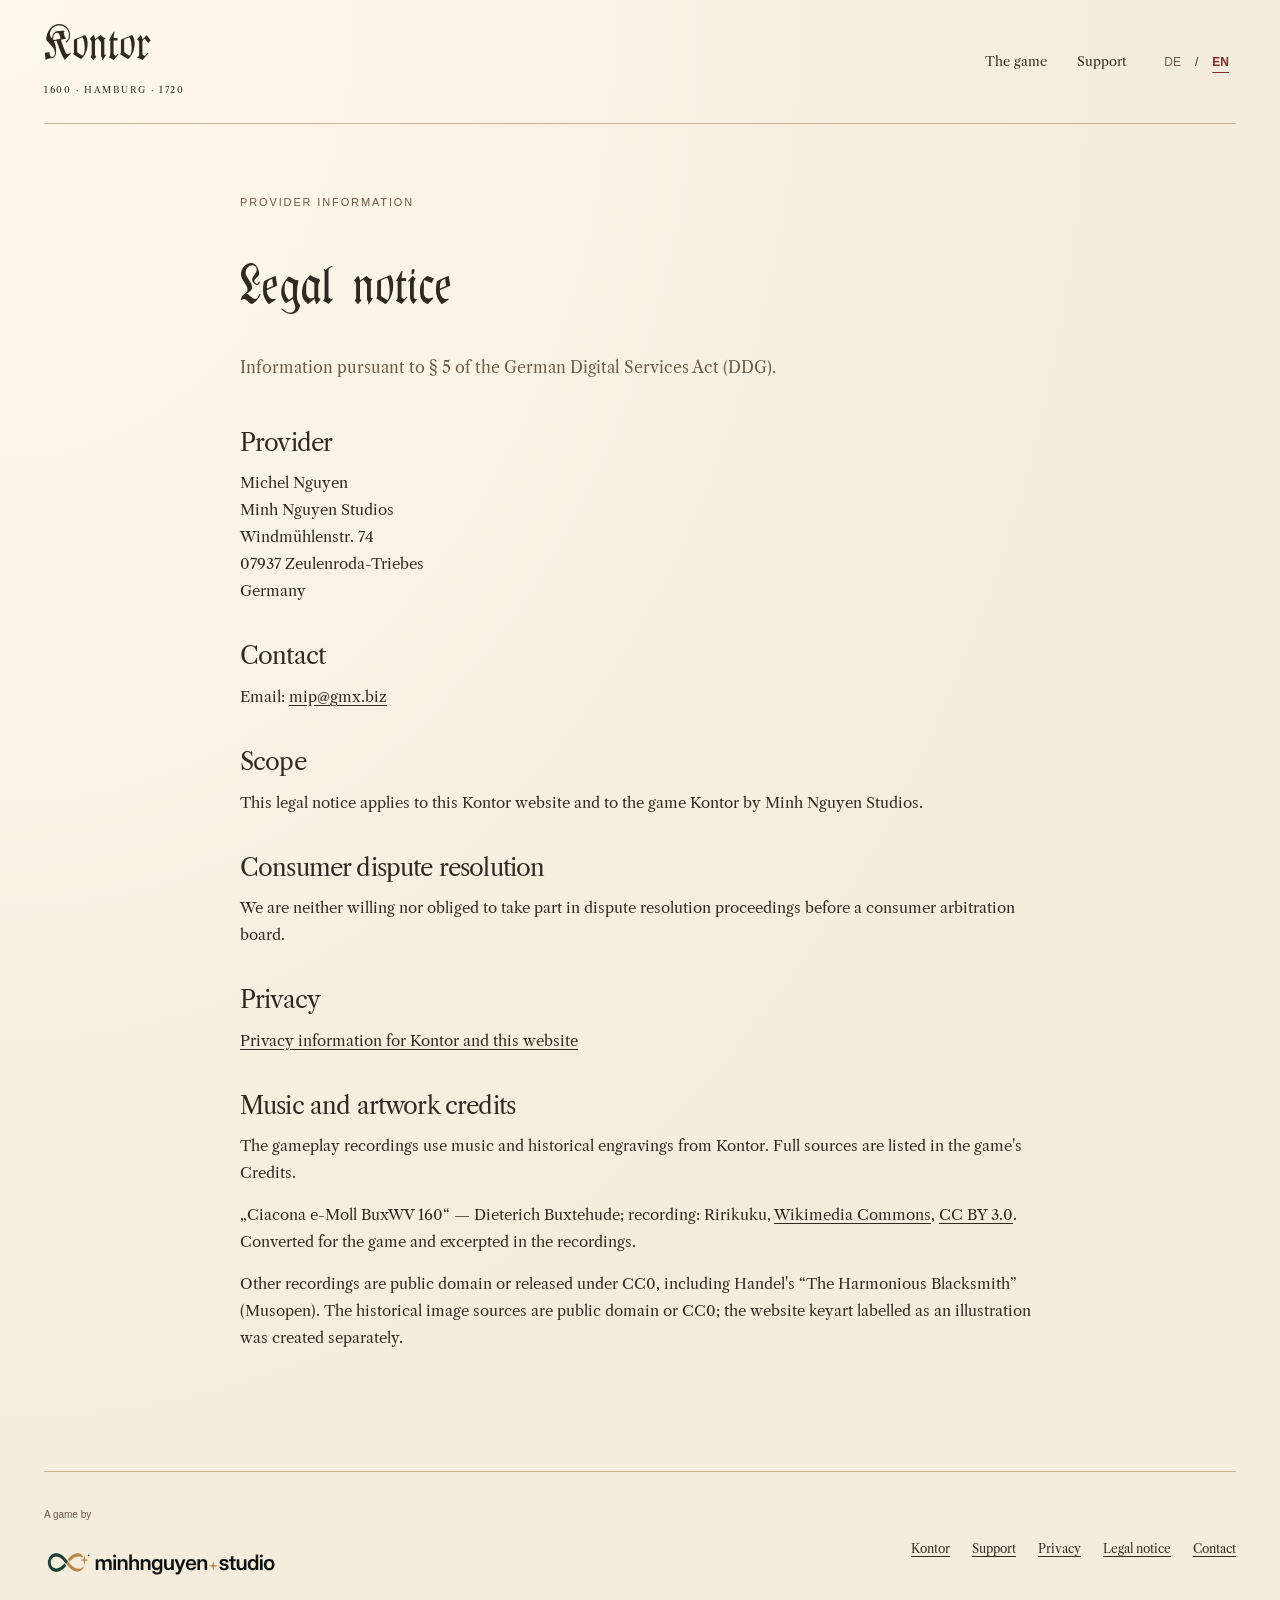
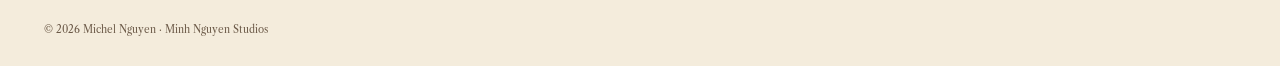
<file: imprint.html>
<!doctype html>
<html lang="de"><head><meta charset="utf-8"><meta name="viewport" content="width=device-width, initial-scale=1">
<title>Impressum · Kontor</title><meta name="description" content="Anbieterkennzeichnung und Kontakt für die Kontor-Website.">
<meta name="theme-color" content="#f4ecdc"><link rel="canonical" href="https://minh.systems/Kontor/imprint.html">
<meta property="og:title" content="Kontor – Assekuradeur"><meta property="og:description" content="Hamburg, 1600. Dein Siegel. Dein Risiko."><meta property="og:type" content="website"><meta property="og:image" content="https://minh.systems/Kontor/assets/kontor-illustration.png">
<link rel="icon" href="assets/seal.svg" type="image/svg+xml"><link rel="stylesheet" href="style.css"><script src="lang.js"></script></head><body>
<a class="skip" href="#main"><span data-lang="de" lang="de">Zum Inhalt</span><span data-lang="en" lang="en">Skip to content</span></a>
<header class="site-header wrap"><a class="wordmark" href="./" aria-label="Kontor">Kontor<span class="brand-sub">1600 · HAMBURG · 1720</span></a>
<nav aria-label="Hauptnavigation" data-nav-label><a href="./#spiel"><span data-lang="de" lang="de">Das Spiel</span><span data-lang="en" lang="en">The game</span></a><a href="support.html">Support</a><div class="languages" role="group" aria-label="Language"><button type="button" data-set-lang="de" aria-pressed="true">DE</button><span aria-hidden="true">/</span><button type="button" data-set-lang="en" aria-pressed="false">EN</button></div></nav></header><main id="main" class="document wrap"><p class="eyebrow"><span data-lang="de" lang="de">Anbieterkennzeichnung</span><span data-lang="en" lang="en">Provider information</span></p><h1><span data-lang="de" lang="de">Impressum</span><span data-lang="en" lang="en">Legal notice</span></h1><p><span data-lang="de" lang="de">Angaben gemäß § 5 Digitale-Dienste-Gesetz (DDG).</span><span data-lang="en" lang="en">Information pursuant to § 5 of the German Digital Services Act (DDG).</span></p>
<section><h2><span data-lang="de" lang="de">Anbieter</span><span data-lang="en" lang="en">Provider</span></h2><p>Michel Nguyen<br>Minh Nguyen Studios<br>Windmühlenstr. 74<br>07937 Zeulenroda-Triebes<br><span data-lang="de" lang="de">Deutschland</span><span data-lang="en" lang="en">Germany</span></p></section>
<section><h2><span data-lang="de" lang="de">Kontakt</span><span data-lang="en" lang="en">Contact</span></h2><p><span data-lang="de" lang="de">E-Mail:</span><span data-lang="en" lang="en">Email:</span> <a href="mailto:mip@gmx.biz">mip@gmx.biz</a></p></section>
<section><h2><span data-lang="de" lang="de">Geltungsbereich</span><span data-lang="en" lang="en">Scope</span></h2><p><span data-lang="de" lang="de">Dieses Impressum gilt für diese Kontor-Website und das Spiel Kontor von Minh Nguyen Studios.</span><span data-lang="en" lang="en">This legal notice applies to this Kontor website and to the game Kontor by Minh Nguyen Studios.</span></p></section>
<section><h2><span data-lang="de" lang="de">Verbraucherstreitbeilegung</span><span data-lang="en" lang="en">Consumer dispute resolution</span></h2><p><span data-lang="de" lang="de">Wir sind nicht bereit oder verpflichtet, an Streitbeilegungsverfahren vor einer Verbraucherschlichtungsstelle teilzunehmen.</span><span data-lang="en" lang="en">We are neither willing nor obliged to take part in dispute resolution proceedings before a consumer arbitration board.</span></p></section>
<section><h2><span data-lang="de" lang="de">Datenschutz</span><span data-lang="en" lang="en">Privacy</span></h2><p><a href="privacy.html"><span data-lang="de" lang="de">Datenschutzhinweise für Kontor und diese Website</span><span data-lang="en" lang="en">Privacy information for Kontor and this website</span></a></p></section><section><h2><span data-lang="de" lang="de">Musik und Bildquellen</span><span data-lang="en" lang="en">Music and artwork credits</span></h2><p><span data-lang="de" lang="de">Die Spielaufnahmen verwenden Musik und historische Stiche aus Kontor. Vollständige Quellen stehen im Spiel unter „Mitwirkende / Credits“.</span><span data-lang="en" lang="en">The gameplay recordings use music and historical engravings from Kontor. Full sources are listed in the game's Credits.</span></p><p>„Ciacona e-Moll BuxWV 160“ — Dieterich Buxtehude; <span data-lang="de" lang="de">Aufnahme</span><span data-lang="en" lang="en">recording</span>: Ririkuku, <a href="https://commons.wikimedia.org/wiki/File:BuxWV160.ogg">Wikimedia Commons</a>, <a href="https://creativecommons.org/licenses/by/3.0/">CC BY 3.0</a>. <span data-lang="de" lang="de">Für das Spiel konvertiert und in den Aufnahmen gekürzt.</span><span data-lang="en" lang="en">Converted for the game and excerpted in the recordings.</span></p><p><span data-lang="de" lang="de">Weitere Aufnahmen sind gemeinfrei oder unter CC0 freigegeben, darunter Händels „The Harmonious Blacksmith“ (Musopen). Die historischen Bildquellen sind gemeinfrei oder CC0; die als Illustration gekennzeichnete Website-Keyart wurde gesondert erstellt.</span><span data-lang="en" lang="en">Other recordings are public domain or released under CC0, including Handel's “The Harmonious Blacksmith” (Musopen). The historical image sources are public domain or CC0; the website keyart labelled as an illustration was created separately.</span></p></section></main><footer class="site-footer wrap"><a class="studio" href="https://minh.systems/"><span data-lang="de" lang="de">Ein Spiel von</span><span data-lang="en" lang="en">A game by</span><img src="assets/minhnguyen-studio.svg" alt="Minh Nguyen Studios" width="240" height="56" loading="lazy"></a><div class="footer-links"><a href="./">Kontor</a><a href="support.html">Support</a><a href="privacy.html"><span data-lang="de" lang="de">Datenschutz</span><span data-lang="en" lang="en">Privacy</span></a><a href="imprint.html"><span data-lang="de" lang="de">Impressum</span><span data-lang="en" lang="en">Legal notice</span></a><a href="mailto:mip@gmx.biz"><span data-lang="de" lang="de">Kontakt</span><span data-lang="en" lang="en">Contact</span></a></div><p>© 2026 Michel Nguyen · Minh Nguyen Studios</p></footer></body></html>
</file>
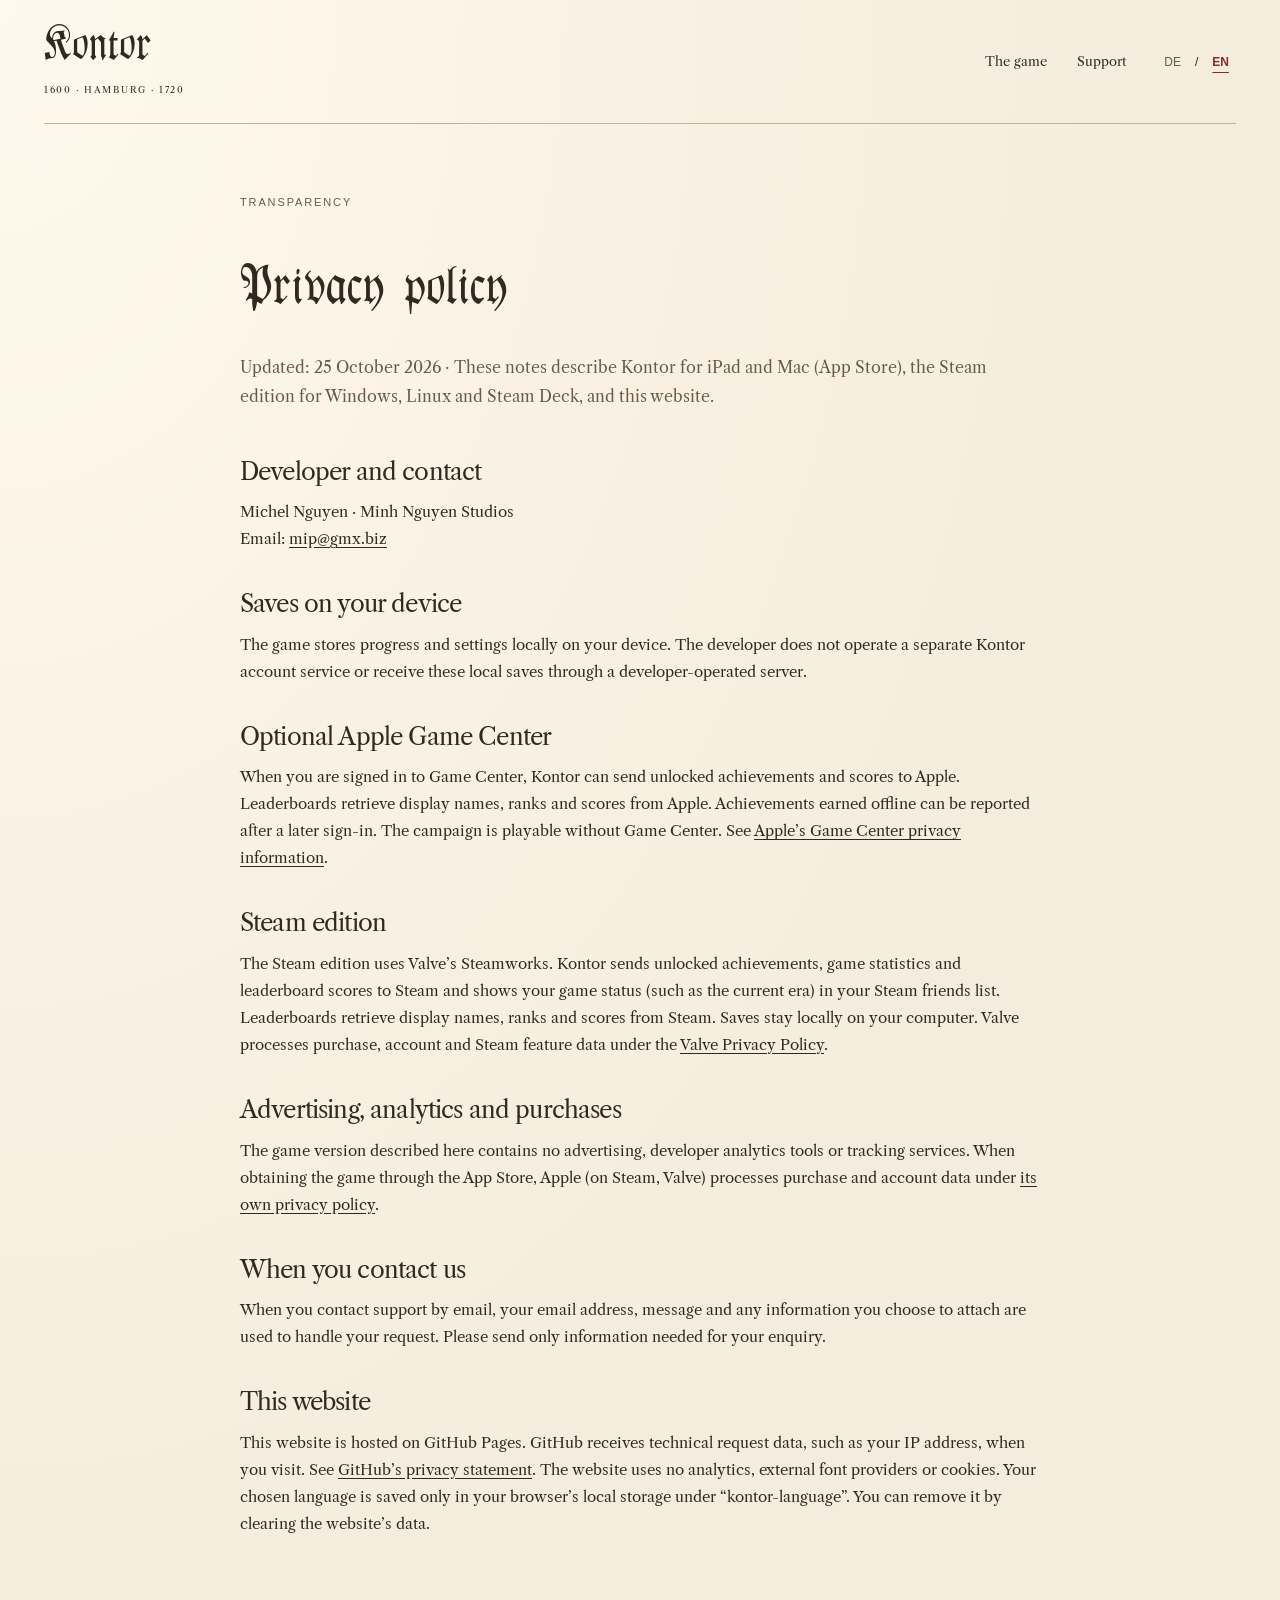
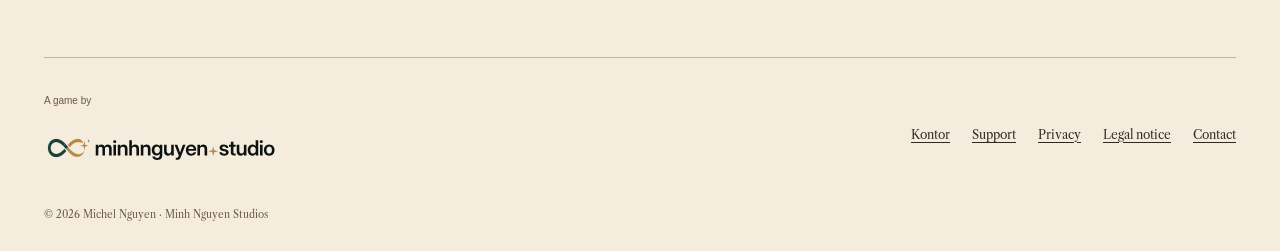
<file: privacy.html>
<!doctype html>
<html lang="de"><head><meta charset="utf-8"><meta name="viewport" content="width=device-width, initial-scale=1">
<title>Datenschutz · Kontor</title><meta name="description" content="Datenschutzhinweise für Kontor auf iPad, Mac, Windows, Linux und Steam Deck sowie diese Website.">
<meta name="theme-color" content="#f4ecdc"><link rel="canonical" href="https://minh.systems/Kontor/privacy.html">
<meta property="og:title" content="Kontor – Assekuradeur"><meta property="og:description" content="Hamburg, 1600. Dein Siegel. Dein Risiko."><meta property="og:type" content="website"><meta property="og:image" content="https://minh.systems/Kontor/assets/kontor-illustration.png">
<link rel="icon" href="assets/seal.svg" type="image/svg+xml"><link rel="stylesheet" href="style.css"><script src="lang.js"></script></head><body>
<a class="skip" href="#main"><span data-lang="de" lang="de">Zum Inhalt</span><span data-lang="en" lang="en">Skip to content</span></a>
<header class="site-header wrap"><a class="wordmark" href="./" aria-label="Kontor">Kontor<span class="brand-sub">1600 · HAMBURG · 1720</span></a>
<nav aria-label="Hauptnavigation" data-nav-label><a href="./#spiel"><span data-lang="de" lang="de">Das Spiel</span><span data-lang="en" lang="en">The game</span></a><a href="support.html">Support</a><div class="languages" role="group" aria-label="Language"><button type="button" data-set-lang="de" aria-pressed="true">DE</button><span aria-hidden="true">/</span><button type="button" data-set-lang="en" aria-pressed="false">EN</button></div></nav></header><main id="main" class="document wrap"><p class="eyebrow"><span data-lang="de" lang="de">Transparenz</span><span data-lang="en" lang="en">Transparency</span></p><h1><span data-lang="de" lang="de">Datenschutz</span><span data-lang="en" lang="en">Privacy policy</span></h1><p><span data-lang="de" lang="de">Stand: 25. Oktober 2026 · Diese Hinweise beschreiben Kontor für iPad und Mac (App Store), die Steam-Fassung für Windows, Linux und Steam Deck sowie diese Website.</span><span data-lang="en" lang="en">Updated: 25 October 2026 · These notes describe Kontor for iPad and Mac (App Store), the Steam edition for Windows, Linux and Steam Deck, and this website.</span></p><section><h2><span data-lang="de" lang="de">Verantwortlicher und Kontakt</span><span data-lang="en" lang="en">Developer and contact</span></h2><p><span data-lang="de" lang="de">Michel Nguyen · Minh Nguyen Studios<br>E-Mail: <a href="mailto:mip@gmx.biz">mip@gmx.biz</a></span><span data-lang="en" lang="en">Michel Nguyen · Minh Nguyen Studios<br>Email: <a href="mailto:mip@gmx.biz">mip@gmx.biz</a></span></p></section><section><h2><span data-lang="de" lang="de">Spielstände auf deinem Gerät</span><span data-lang="en" lang="en">Saves on your device</span></h2><p><span data-lang="de" lang="de">Das Spiel speichert Fortschritt und Einstellungen lokal auf deinem Gerät. Der Entwickler betreibt keinen eigenen Kontodienst für Kontor und erhält diese lokalen Spielstände nicht über einen eigenen Server.</span><span data-lang="en" lang="en">The game stores progress and settings locally on your device. The developer does not operate a separate Kontor account service or receive these local saves through a developer-operated server.</span></p></section><section><h2><span data-lang="de" lang="de">Optionales Apple Game Center</span><span data-lang="en" lang="en">Optional Apple Game Center</span></h2><p><span data-lang="de" lang="de">Wenn du bei Game Center angemeldet bist, kann Kontor freigeschaltete Erfolge und Punktestände an Apple übermitteln. Beim Abruf von Bestenlisten werden Anzeigenamen, Ränge und Punktestände von Apple geladen. Offline erzielte Erfolge können nach einer späteren Anmeldung gemeldet werden. Die Kampagne ist ohne Game Center spielbar. Für Game Center gelten die <a href="https://www.apple.com/legal/privacy/data/en/game-center/">Datenschutzhinweise von Apple</a>.</span><span data-lang="en" lang="en">When you are signed in to Game Center, Kontor can send unlocked achievements and scores to Apple. Leaderboards retrieve display names, ranks and scores from Apple. Achievements earned offline can be reported after a later sign-in. The campaign is playable without Game Center. See <a href="https://www.apple.com/legal/privacy/data/en/game-center/">Apple’s Game Center privacy information</a>.</span></p></section><section><h2><span data-lang="de" lang="de">Steam-Fassung</span><span data-lang="en" lang="en">Steam edition</span></h2><p><span data-lang="de" lang="de">Die Steam-Fassung nutzt Steamworks von Valve. Kontor übermittelt freigeschaltete Erfolge, Spielstatistiken und Punktestände für Bestenlisten an Steam und zeigt deinen Spielstatus (etwa die aktuelle Epoche) in deiner Steam-Freundesliste an. Beim Abruf von Bestenlisten werden Anzeigenamen, Ränge und Punktestände von Steam geladen. Spielstände bleiben lokal auf deinem Rechner. Kauf, Konto und Steam-Funktionen verarbeitet Valve nach der <a href="https://store.steampowered.com/privacy_agreement/">Datenschutzerklärung von Valve</a>.</span><span data-lang="en" lang="en">The Steam edition uses Valve’s Steamworks. Kontor sends unlocked achievements, game statistics and leaderboard scores to Steam and shows your game status (such as the current era) in your Steam friends list. Leaderboards retrieve display names, ranks and scores from Steam. Saves stay locally on your computer. Valve processes purchase, account and Steam feature data under the <a href="https://store.steampowered.com/privacy_agreement/">Valve Privacy Policy</a>.</span></p></section><section><h2><span data-lang="de" lang="de">Werbung, Analyse und Kaufabwicklung</span><span data-lang="en" lang="en">Advertising, analytics and purchases</span></h2><p><span data-lang="de" lang="de">Die hier beschriebene Spielversion enthält keine Werbung, eigenen Analysewerkzeuge oder Tracking-Dienste. Beim Bezug über den App Store verarbeitet Apple, bei Steam Valve, Kauf- und Kontodaten nach den <a href="https://www.apple.com/legal/privacy/">eigenen Datenschutzbestimmungen</a>.</span><span data-lang="en" lang="en">The game version described here contains no advertising, developer analytics tools or tracking services. When obtaining the game through the App Store, Apple (on Steam, Valve) processes purchase and account data under <a href="https://www.apple.com/legal/privacy/">its own privacy policy</a>.</span></p></section><section><h2><span data-lang="de" lang="de">Wenn du uns schreibst</span><span data-lang="en" lang="en">When you contact us</span></h2><p><span data-lang="de" lang="de">Wenn du den Support per E-Mail kontaktierst, werden deine E-Mail-Adresse, deine Nachricht und freiwillig beigefügte Informationen zur Bearbeitung deiner Anfrage verwendet. Sende nur die Angaben, die für dein Anliegen erforderlich sind.</span><span data-lang="en" lang="en">When you contact support by email, your email address, message and any information you choose to attach are used to handle your request. Please send only information needed for your enquiry.</span></p></section><section><h2><span data-lang="de" lang="de">Diese Website</span><span data-lang="en" lang="en">This website</span></h2><p><span data-lang="de" lang="de">Diese Website wird über GitHub Pages bereitgestellt. Beim Aufruf erhält GitHub technische Anfragedaten, etwa deine IP-Adresse. Es gelten die <a href="https://docs.github.com/en/site-policy/privacy-policies/github-general-privacy-statement">Datenschutzhinweise von GitHub</a>. Die Website verwendet keine Analysewerkzeuge, externen Schriftanbieter oder Cookies. Deine gewählte Sprache wird ausschließlich im lokalen Speicher deines Browsers unter „kontor-language“ hinterlegt. Du kannst sie durch Löschen der Website-Daten entfernen.</span><span data-lang="en" lang="en">This website is hosted on GitHub Pages. GitHub receives technical request data, such as your IP address, when you visit. See <a href="https://docs.github.com/en/site-policy/privacy-policies/github-general-privacy-statement">GitHub’s privacy statement</a>. The website uses no analytics, external font providers or cookies. Your chosen language is saved only in your browser’s local storage under “kontor-language”. You can remove it by clearing the website’s data.</span></p></section></main><footer class="site-footer wrap"><a class="studio" href="https://minh.systems/"><span data-lang="de" lang="de">Ein Spiel von</span><span data-lang="en" lang="en">A game by</span><img src="assets/minhnguyen-studio.svg" alt="Minh Nguyen Studios" width="240" height="56" loading="lazy"></a><div class="footer-links"><a href="./">Kontor</a><a href="support.html">Support</a><a href="privacy.html"><span data-lang="de" lang="de">Datenschutz</span><span data-lang="en" lang="en">Privacy</span></a><a href="imprint.html"><span data-lang="de" lang="de">Impressum</span><span data-lang="en" lang="en">Legal notice</span></a><a href="mailto:mip@gmx.biz"><span data-lang="de" lang="de">Kontakt</span><span data-lang="en" lang="en">Contact</span></a></div><p>© 2026 Michel Nguyen · Minh Nguyen Studios</p></footer></body></html>
</file>
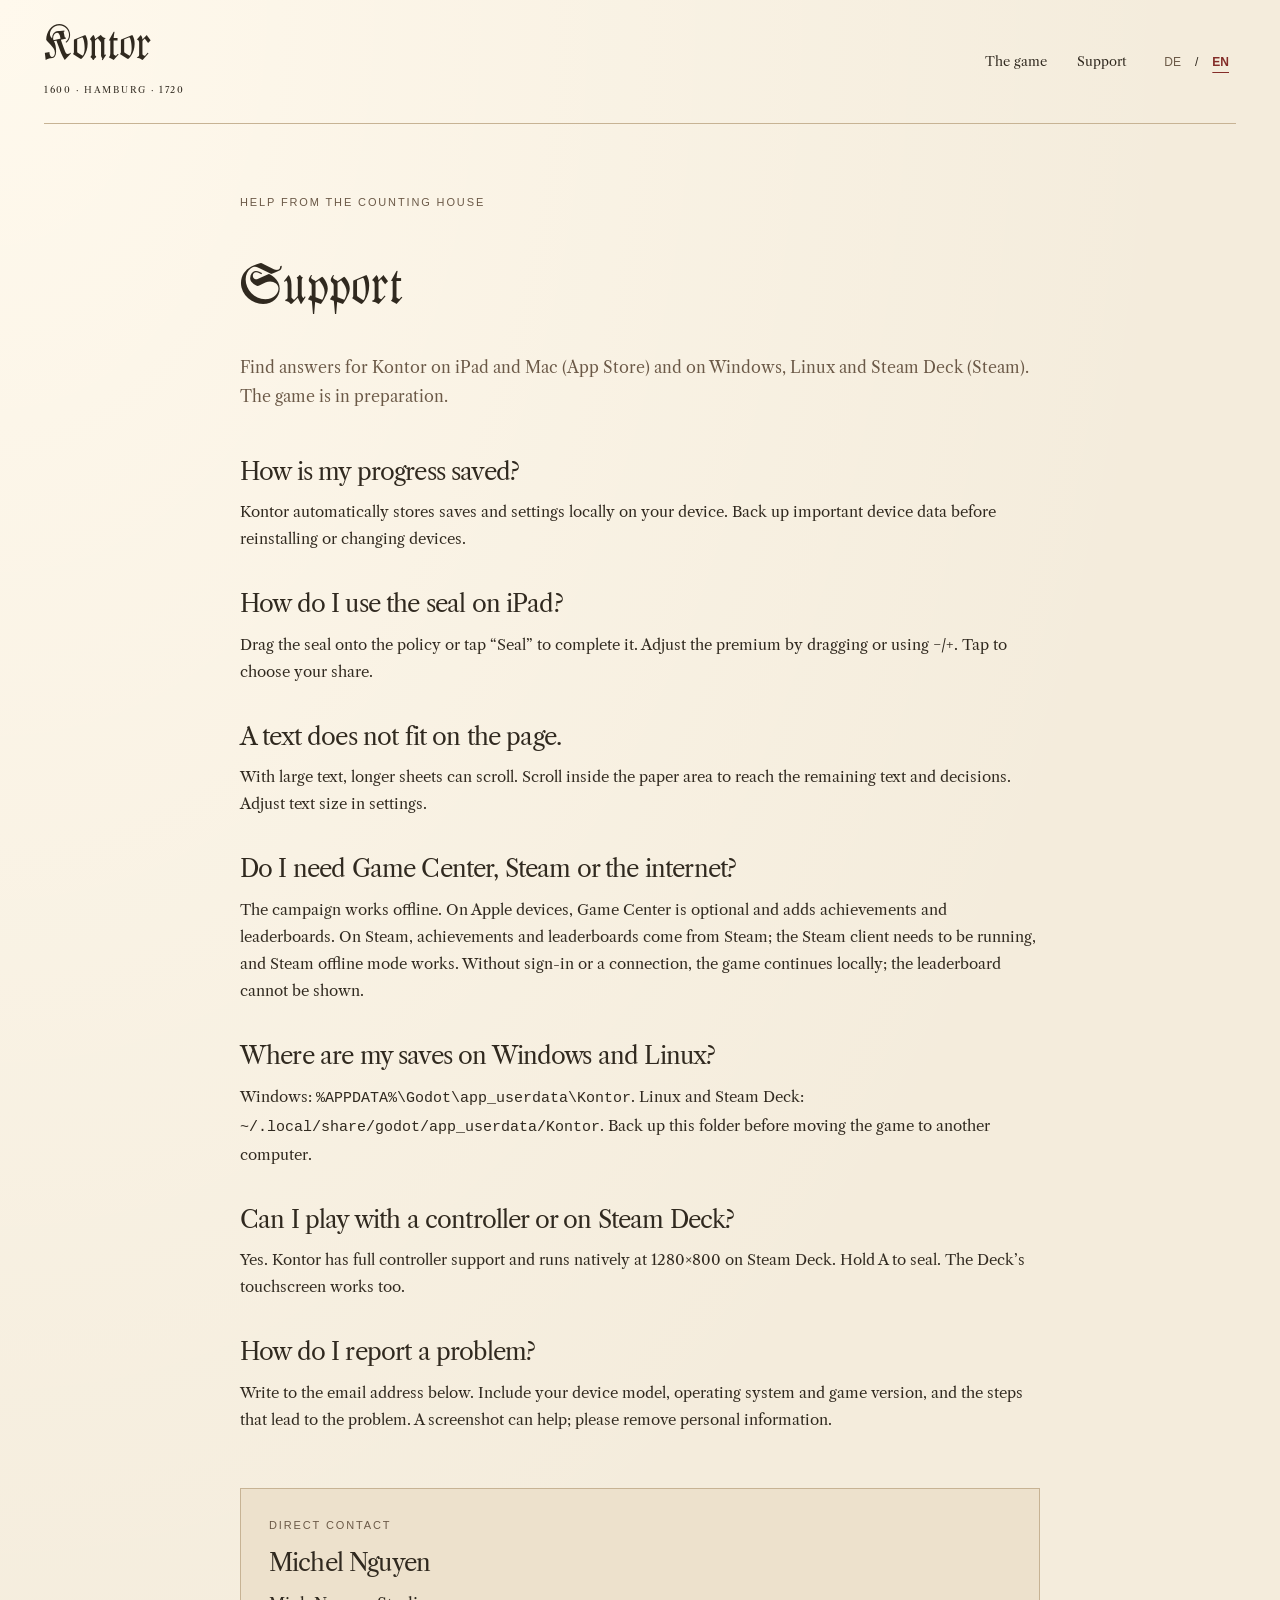
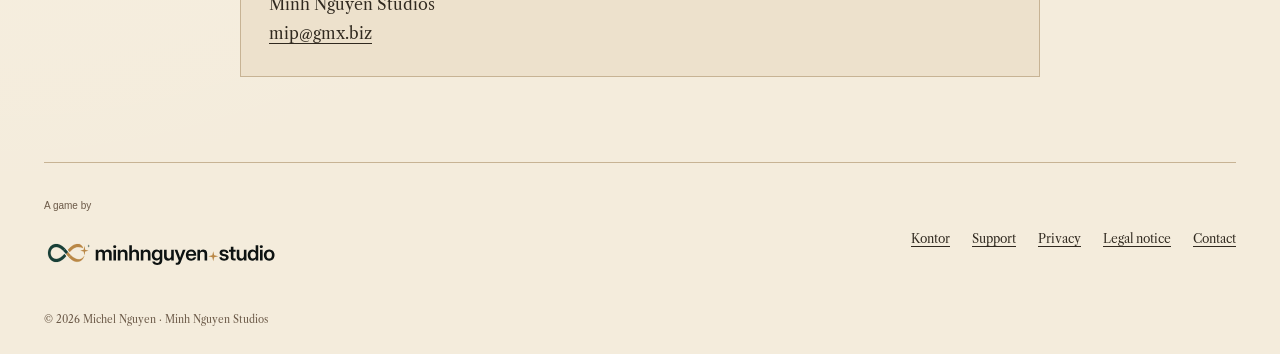
<file: support.html>
<!doctype html>
<html lang="de"><head><meta charset="utf-8"><meta name="viewport" content="width=device-width, initial-scale=1">
<title>Support · Kontor</title><meta name="description" content="Hilfe zu Kontor auf iPad, Mac, Windows, Linux und Steam Deck: Spielstände, Bedienung, Schrift, Game Center und Steam.">
<meta name="theme-color" content="#f4ecdc"><link rel="canonical" href="https://minh.systems/Kontor/support.html">
<meta property="og:title" content="Kontor – Assekuradeur"><meta property="og:description" content="Hamburg, 1600. Dein Siegel. Dein Risiko."><meta property="og:type" content="website"><meta property="og:image" content="https://minh.systems/Kontor/assets/kontor-illustration.png">
<link rel="icon" href="assets/seal.svg" type="image/svg+xml"><link rel="stylesheet" href="style.css"><script src="lang.js"></script></head><body>
<a class="skip" href="#main"><span data-lang="de" lang="de">Zum Inhalt</span><span data-lang="en" lang="en">Skip to content</span></a>
<header class="site-header wrap"><a class="wordmark" href="./" aria-label="Kontor">Kontor<span class="brand-sub">1600 · HAMBURG · 1720</span></a>
<nav aria-label="Hauptnavigation" data-nav-label><a href="./#spiel"><span data-lang="de" lang="de">Das Spiel</span><span data-lang="en" lang="en">The game</span></a><a href="support.html">Support</a><div class="languages" role="group" aria-label="Language"><button type="button" data-set-lang="de" aria-pressed="true">DE</button><span aria-hidden="true">/</span><button type="button" data-set-lang="en" aria-pressed="false">EN</button></div></nav></header><main id="main" class="document wrap"><p class="eyebrow"><span data-lang="de" lang="de">Hilfe aus dem Kontor</span><span data-lang="en" lang="en">Help from the counting house</span></p><h1>Support</h1><p><span data-lang="de" lang="de">Hier findest du Antworten zu Kontor für iPad und Mac (App Store) sowie Windows, Linux und Steam Deck (Steam). Das Spiel ist in Vorbereitung.</span><span data-lang="en" lang="en">Find answers for Kontor on iPad and Mac (App Store) and on Windows, Linux and Steam Deck (Steam). The game is in preparation.</span></p><section><h2><span data-lang="de" lang="de">Wie wird mein Fortschritt gespeichert?</span><span data-lang="en" lang="en">How is my progress saved?</span></h2><p><span data-lang="de" lang="de">Kontor speichert Spielstände und Einstellungen automatisch lokal auf deinem Gerät. Sichere wichtige Gerätedaten vor einer Neuinstallation oder einem Gerätewechsel.</span><span data-lang="en" lang="en">Kontor automatically stores saves and settings locally on your device. Back up important device data before reinstalling or changing devices.</span></p></section><section><h2><span data-lang="de" lang="de">Wie bediene ich das Siegel auf dem iPad?</span><span data-lang="en" lang="en">How do I use the seal on iPad?</span></h2><p><span data-lang="de" lang="de">Ziehe das Siegel auf die Police oder tippe auf „Siegeln“, um sie abzuschließen. Die Prämie änderst du durch Ziehen oder mit −/+. Deinen Anteil wählst du durch Antippen.</span><span data-lang="en" lang="en">Drag the seal onto the policy or tap “Seal” to complete it. Adjust the premium by dragging or using −/+. Tap to choose your share.</span></p></section><section><h2><span data-lang="de" lang="de">Ein Text passt nicht ganz auf das Blatt.</span><span data-lang="en" lang="en">A text does not fit on the page.</span></h2><p><span data-lang="de" lang="de">Bei großer Schrift können längere Blätter scrollbar sein. Scrolle innerhalb des Papierbereichs, um den restlichen Text und die Entscheidungen zu erreichen. Die Schriftgröße lässt sich in den Einstellungen anpassen.</span><span data-lang="en" lang="en">With large text, longer sheets can scroll. Scroll inside the paper area to reach the remaining text and decisions. Adjust text size in settings.</span></p></section><section><h2><span data-lang="de" lang="de">Brauche ich Game Center, Steam oder Internet?</span><span data-lang="en" lang="en">Do I need Game Center, Steam or the internet?</span></h2><p><span data-lang="de" lang="de">Die Kampagne funktioniert offline. Game Center auf Apple-Geräten ist optional und ergänzt Erfolge und Bestenlisten. Auf Steam kommen Erfolge und Bestenlisten über Steam; der Steam-Client muss dafür laufen, der Offline-Modus von Steam funktioniert. Ohne Anmeldung oder bei fehlender Verbindung läuft das Spiel lokal weiter; die Bestenliste kann dann nicht angezeigt werden.</span><span data-lang="en" lang="en">The campaign works offline. On Apple devices, Game Center is optional and adds achievements and leaderboards. On Steam, achievements and leaderboards come from Steam; the Steam client needs to be running, and Steam offline mode works. Without sign-in or a connection, the game continues locally; the leaderboard cannot be shown.</span></p></section><section><h2><span data-lang="de" lang="de">Wo liegen meine Spielstände unter Windows und Linux?</span><span data-lang="en" lang="en">Where are my saves on Windows and Linux?</span></h2><p><span data-lang="de" lang="de">Windows: <code>%APPDATA%\Godot\app_userdata\Kontor</code>. Linux und Steam Deck: <code>~/.local/share/godot/app_userdata/Kontor</code>. Sichere diesen Ordner, bevor du das Spiel auf einen anderen Rechner umziehst.</span><span data-lang="en" lang="en">Windows: <code>%APPDATA%\Godot\app_userdata\Kontor</code>. Linux and Steam Deck: <code>~/.local/share/godot/app_userdata/Kontor</code>. Back up this folder before moving the game to another computer.</span></p></section><section><h2><span data-lang="de" lang="de">Kann ich mit Controller oder auf dem Steam Deck spielen?</span><span data-lang="en" lang="en">Can I play with a controller or on Steam Deck?</span></h2><p><span data-lang="de" lang="de">Ja. Kontor unterstützt Controller vollständig und läuft auf dem Steam Deck nativ in 1280×800. Zum Siegeln hältst du A gedrückt. Der Touchscreen des Decks funktioniert ebenfalls.</span><span data-lang="en" lang="en">Yes. Kontor has full controller support and runs natively at 1280×800 on Steam Deck. Hold A to seal. The Deck’s touchscreen works too.</span></p></section><section><h2><span data-lang="de" lang="de">Wie melde ich einen Fehler?</span><span data-lang="en" lang="en">How do I report a problem?</span></h2><p><span data-lang="de" lang="de">Schreibe an die unten genannte E-Mail-Adresse. Hilfreich sind dein Gerätemodell, die Betriebssystem- und Spielversion sowie die Schritte, die zum Fehler führen. Ein Bildschirmfoto kann helfen; entferne bitte persönliche Informationen.</span><span data-lang="en" lang="en">Write to the email address below. Include your device model, operating system and game version, and the steps that lead to the problem. A screenshot can help; please remove personal information.</span></p></section><aside class="contact"><p class="eyebrow"><span data-lang="de" lang="de">Direkter Kontakt</span><span data-lang="en" lang="en">Direct contact</span></p><h2>Michel Nguyen</h2><p>Minh Nguyen Studios</p><a href="mailto:mip@gmx.biz">mip@gmx.biz</a></aside></main><footer class="site-footer wrap"><a class="studio" href="https://minh.systems/"><span data-lang="de" lang="de">Ein Spiel von</span><span data-lang="en" lang="en">A game by</span><img src="assets/minhnguyen-studio.svg" alt="Minh Nguyen Studios" width="240" height="56" loading="lazy"></a><div class="footer-links"><a href="./">Kontor</a><a href="support.html">Support</a><a href="privacy.html"><span data-lang="de" lang="de">Datenschutz</span><span data-lang="en" lang="en">Privacy</span></a><a href="imprint.html"><span data-lang="de" lang="de">Impressum</span><span data-lang="en" lang="en">Legal notice</span></a><a href="mailto:mip@gmx.biz"><span data-lang="de" lang="de">Kontakt</span><span data-lang="en" lang="en">Contact</span></a></div><p>© 2026 Michel Nguyen · Minh Nguyen Studios</p></footer></body></html>
</file>
<file: style.css>
@font-face{font-family:Caslon;src:url('assets/fonts/LibreCaslonText-Regular.ttf') format('truetype');font-style:normal;font-weight:400;font-display:swap}@font-face{font-family:Caslon;src:url('assets/fonts/LibreCaslonText-Bold.ttf') format('truetype');font-style:normal;font-weight:700;font-display:swap}@font-face{font-family:Kontor;src:url('assets/fonts/Fraktur-yfrak.otf') format('opentype');font-display:swap}
:root{--paper:#f4ecdc;--ink:#30291f;--muted:#6b5947;--copper:#9a6c42;--line:#c7b394;--red:#842d29;--blue:#2d4c5a}*{box-sizing:border-box}html{scroll-behavior:smooth;scroll-padding-top:1.5rem}body{margin:0;background:var(--paper);color:var(--ink);font:16px/1.8 Caslon,Georgia,serif;background-image:radial-gradient(ellipse at top left,#fff9ed 0,transparent 65%)}[data-lang="en"]{display:none}html[lang="en"] [data-lang="de"]{display:none}html[lang="en"] [data-lang="en"]{display:revert}a{color:inherit;text-underline-offset:.22em}button{font:inherit}a,button{-webkit-tap-highlight-color:transparent}a:focus-visible,button:focus-visible{outline:3px solid var(--blue);outline-offset:5px}img{max-width:100%;height:auto;display:block}.wrap{width:min(1240px,calc(100% - 88px));margin-inline:auto}.site-header{display:flex;justify-content:space-between;align-items:center;gap:30px;padding:25px 0;border-bottom:1px solid var(--line)}.wordmark{font:49px/1 Kontor,Georgia,serif;text-decoration:none}.brand-sub{display:block;font:9px/1.8 Caslon,Georgia,serif;letter-spacing:.19em;margin-top:8px}.site-header nav{display:flex;align-items:center;gap:30px;font-size:13px}.site-header nav>a{text-decoration:none}.site-header nav>a:hover,.text-link:hover{color:var(--red)}.languages{display:flex;align-items:center;gap:7px;font:12px/1.5 Arial,sans-serif}.languages button{cursor:pointer;border:0;background:none;color:var(--muted);min-height:44px;padding:7px}.languages button[aria-pressed="true"]{font-weight:700;color:var(--red);text-decoration:underline;text-underline-offset:6px}.hero{display:grid;grid-template-columns:.8fr 1.2fr;align-items:center;gap:52px;padding-top:64px;padding-bottom:61px}.eyebrow{font:11px/1.6 Arial,sans-serif;text-transform:uppercase;letter-spacing:.17em;color:var(--muted);margin:0 0 20px}.hero h1{font-size:clamp(38px,4.3vw,61px);line-height:1.18;font-weight:400;letter-spacing:-.045em;margin:0 0 26px}.hero-copy>p:not(.eyebrow):not(.availability){max-width:420px;font-size:16px;line-height:1.85}.button{display:inline-flex;align-items:center;gap:24px;margin-top:18px;background:var(--red);color:#fff6e6;padding:13px 23px;text-decoration:none;font-size:13px;box-shadow:0 3px 0 #60221e}.button:hover{background:#65201d}.button span:last-child{font-size:20px;line-height:1}.availability{font:11px/1.7 Arial,sans-serif;color:var(--muted);margin-top:19px}.hero-art{margin:0;position:relative}.hero-art img{aspect-ratio:1232/706;object-fit:cover;box-shadow:0 12px 25px #49351d21;border:1px solid #af8e60}.hero-art figcaption{font:9px/1.6 Arial,sans-serif;color:var(--muted);text-align:right;margin-top:10px;letter-spacing:.03em}.folio{display:flex;justify-content:space-between;gap:20px;border-block:1px solid var(--line);padding:12px 0;color:var(--muted);font:10px/1.6 Arial,sans-serif;letter-spacing:.13em;text-transform:uppercase}.section{padding-block:82px}.intro>h2,.intro>p{max-width:750px;margin-inline:auto;text-align:center}h2{font-size:35px;line-height:1.4;font-weight:400;letter-spacing:-.035em;margin:0 0 23px}.intro>p:not(.eyebrow){max-width:700px;color:var(--muted)}.features{display:grid;grid-template-columns:repeat(3,1fr);gap:44px;margin-top:60px}.features article{border-top:1px solid var(--line);padding-top:24px}.number{font-size:21px;color:var(--copper)}h3{font-size:18px;line-height:1.5;margin:15px 0 12px}.features p{font-size:14px;color:var(--muted);line-height:1.9;margin:0}.gallery-section{background:#e7dfce;border-block:1px solid #d6c5a9}.section-heading{display:flex;align-items:end;justify-content:space-between;gap:30px;margin-bottom:30px}.section-heading h2{margin-bottom:0}.small-note{font:11px/1.8 Arial,sans-serif;color:var(--muted);text-align:right}.gallery{display:grid;grid-template-columns:1fr 1fr;gap:32px}.gallery figure{margin:0}.gallery figure:first-child{grid-column:1/-1;width:83%;margin-inline:auto}.gallery img{border:1px solid #bca07c;box-shadow:0 7px 19px #49351d15;transition:transform .2s}.gallery a{display:block}.gallery a:hover img{transform:translateY(-3px)}.gallery figcaption{font-size:12px;color:var(--muted);margin-top:11px}.closing{text-align:center;max-width:760px}.closing h2{font-size:36px}.closing>p:not(.eyebrow):not(.platform){color:var(--muted)}.seal{display:grid;place-items:center;width:61px;height:61px;background:var(--red);border-radius:50%;color:var(--paper);font:38px/1 Kontor,Georgia,serif;margin:0 auto 25px;border:4px double #b15a49;box-shadow:2px 3px 0 #65201d}.platform{font-size:25px;margin:30px 0 0}.text-link{font-size:14px}.fiction{font-size:11px;margin:40px auto 0;max-width:540px}.site-footer{border-top:1px solid var(--line);display:flex;align-items:center;justify-content:space-between;gap:30px;flex-wrap:wrap;padding:35px 0 27px}.studio{font:10px/1.5 Arial,sans-serif;color:var(--muted);text-decoration:none}.studio img{width:240px;max-width:100%;margin-top:12px}.footer-links{display:flex;gap:22px;font-size:12px}.site-footer>p{font-size:10px;color:var(--muted);width:100%;margin:0}.document{max-width:800px;padding-block:70px 85px}.document h1{font:57px/1.25 Kontor,Georgia,serif;margin:0 0 26px}.document>p{color:var(--muted);margin-bottom:44px}.document section{margin:35px 0}.document h2{font-size:24px;margin-bottom:10px}.document section p{font-size:15px;margin-top:0}.contact{margin-top:55px;padding:28px;border:1px solid var(--line);background:#ede1cc}.contact p{margin:0}.contact .eyebrow{margin-bottom:12px}.skip{position:absolute;left:10px;top:-100px;padding:8px;background:var(--ink);color:var(--paper);z-index:10}.skip:focus{top:10px}
@media(min-width:1450px){.hero{gap:65px}.hero-art{margin-right:-10px}}@media(max-width:1000px){.wrap{width:calc(100% - 48px)}.hero{gap:28px;grid-template-columns:.9fr 1.1fr}.hero h1{font-size:42px}.hero-copy>p:not(.eyebrow):not(.availability){font-size:14px}.features{gap:24px}.section{padding-block:60px}.hero-art img{aspect-ratio:1.25;object-position:60% center}.hero-art figcaption{font-size:8px}}@media(max-width:700px){.wrap{width:calc(100% - 36px)}.site-header{padding-block:20px;gap:15px}.wordmark{font-size:40px}.brand-sub{font-size:7px}.site-header nav{gap:13px;font-size:11px}.languages{gap:1px;font-size:10px}.languages button{padding:4px}.hero{grid-template-columns:1fr;padding-top:40px;padding-bottom:34px;gap:33px}.hero h1{font-size:49px;max-width:100%;letter-spacing:-.045em}.hero-copy>p:not(.eyebrow):not(.availability){font-size:15px;max-width:500px}.hero-art img{aspect-ratio:1232/706}.hero-art figcaption{font-size:9px}.folio{font-size:8px;letter-spacing:.06em}.folio span:first-child,.folio span:last-child{max-width:78px}.folio span:nth-child(2){text-align:center}.section{padding-block:48px}h2,.closing h2{font-size:29px}.features{grid-template-columns:1fr;gap:28px;margin-top:35px}.features article{padding-top:16px}.features h3{margin-top:7px}.features p{font-size:14px}.section-heading{display:block}.small-note{text-align:left}.gallery{grid-template-columns:1fr;gap:26px}.gallery figure:first-child{width:100%}.gallery figcaption{font-size:11px}.closing{max-width:calc(100% - 36px)}.site-footer{gap:22px}.footer-links{gap:17px;flex-wrap:wrap}.site-footer>p{font-size:9px}.document{padding-block:45px 55px}.document h1{font-size:46px}.document h2{font-size:22px}.document section p{font-size:14px}.document a{overflow-wrap:anywhere}}@media(prefers-reduced-motion:reduce){html{scroll-behavior:auto}.gallery img{transition:none}}

/* Gameplay proof appears directly after the hero, with localized full-size links. */
.hero-actions{display:flex;align-items:center;gap:22px;flex-wrap:wrap;margin-top:26px}.hero-actions .button{margin-top:0}.gameplay-link{font-size:13px;font-weight:700;color:var(--red);text-decoration-thickness:1px;min-height:44px;display:inline-flex;align-items:center;gap:9px}.hero-copy>.eyebrow{max-width:440px;line-height:1.9;letter-spacing:.12em}.gameplay-story{grid-template-columns:repeat(3,minmax(0,1fr));gap:27px}.gameplay-story figure:first-child{grid-column:auto;width:auto;margin:0}.gameplay-story figcaption{margin-top:22px}.step-number{display:block;margin:0 0 8px;font-size:10px;color:var(--red)}.gameplay-story h3{font-size:20px;line-height:1.45;color:var(--ink);margin:0 0 10px}.gameplay-story figcaption p{font-size:13px;line-height:1.85;margin:0;color:var(--muted)}.gallery-section .section-heading h2{max-width:650px;font-size:32px}.gallery-section .small-note{flex-shrink:0;font-size:10px}.gallery-section:focus{outline:none}
@media(max-width:1000px){.gameplay-story{gap:19px}.gameplay-story h3{font-size:18px}.gallery-section .section-heading{align-items:start}.gallery-section .small-note{max-width:220px}.gallery-section .section-heading h2{font-size:28px}}
@media(max-width:700px){.hero-actions{gap:12px 22px;margin-top:22px}.gameplay-story{grid-template-columns:1fr;gap:32px}.gameplay-story figcaption{margin-top:17px}.gameplay-story h3{font-size:23px}.gameplay-story figcaption p{font-size:14px}.gallery-section .small-note{max-width:none;margin-bottom:0}.gallery-section .section-heading h2{font-size:29px}.hero-copy>.eyebrow{font-size:10px;max-width:340px}}

.preview-section .section-heading h2{margin-bottom:0}.preview-layout{display:grid;grid-template-columns:minmax(0,2fr) minmax(0,1fr);gap:36px;align-items:center}.preview-layout video{display:block;width:100%;height:auto;aspect-ratio:8/5;background:#211b15;border:1px solid #bca07c;box-shadow:0 7px 19px #49351d15}.preview-summary h3{font-size:23px;line-height:1.45;margin-top:0}.preview-summary p{font-size:14px;line-height:1.9;color:var(--muted)}
@media(max-width:1000px){.preview-layout{gap:25px}.preview-summary h3{font-size:20px}.preview-summary p{font-size:13px}}
@media(max-width:700px){.preview-layout{grid-template-columns:1fr;gap:22px}.preview-summary h3{font-size:23px}.preview-summary p{font-size:14px}.preview-section .section-heading{margin-bottom:24px}}
</file>
